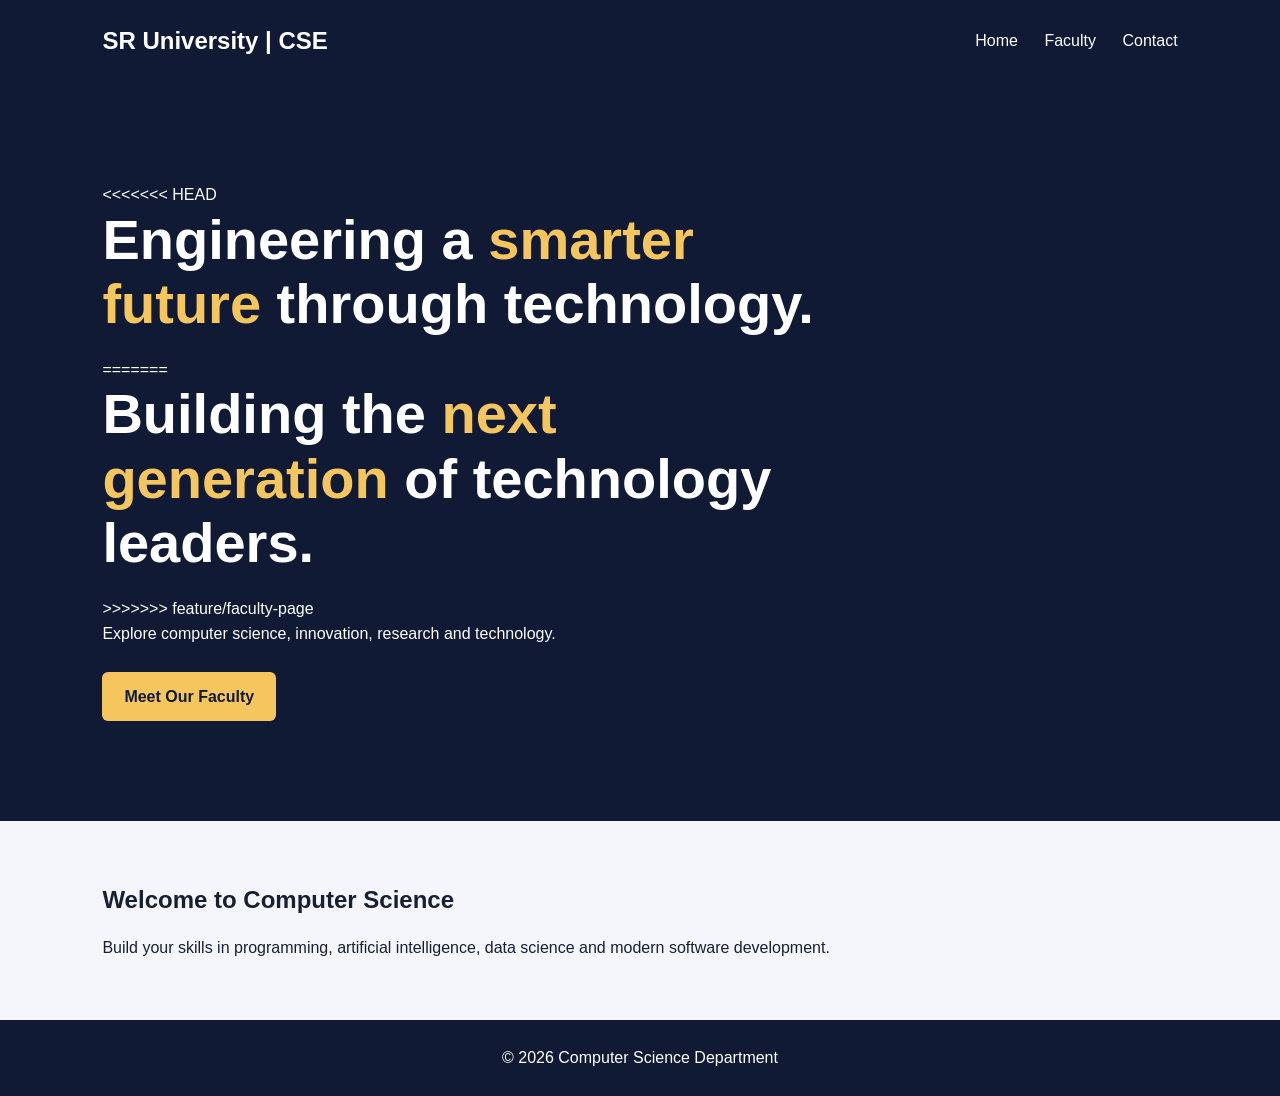
<file: index.html>
<!DOCTYPE html>
<html lang="en">
<head>
  <meta charset="UTF-8">
  <meta name="viewport" content="width=device-width, initial-scale=1.0">
  <title>Computer Science Department</title>
  <link rel="stylesheet" href="style.css">
</head>
<body>
  <header>
    <h2>SR University | CSE</h2>
    <nav>
      <a href="index.html">Home</a>
      <a href="faculty.html">Faculty</a>
      <a href="contact.html">Contact</a>
    </nav>
  </header>

  <section class="hero">
<<<<<<< HEAD
    <h1>Engineering a <span>smarter future</span> through technology.</h1>
=======
    <h1>Building the <span>next generation</span> of technology leaders.</h1>
>>>>>>> feature/faculty-page
    <p>Explore computer science, innovation, research and technology.</p>
    <a class="btn" href="faculty.html">Meet Our Faculty</a>
  </section>

  <section class="content">
    <h2>Welcome to Computer Science</h2>
    <p>Build your skills in programming, artificial intelligence,
    data science and modern software development.</p>
  </section>

  <footer>©️ 2026 Computer Science Department</footer>
</body>
</html>
</file>
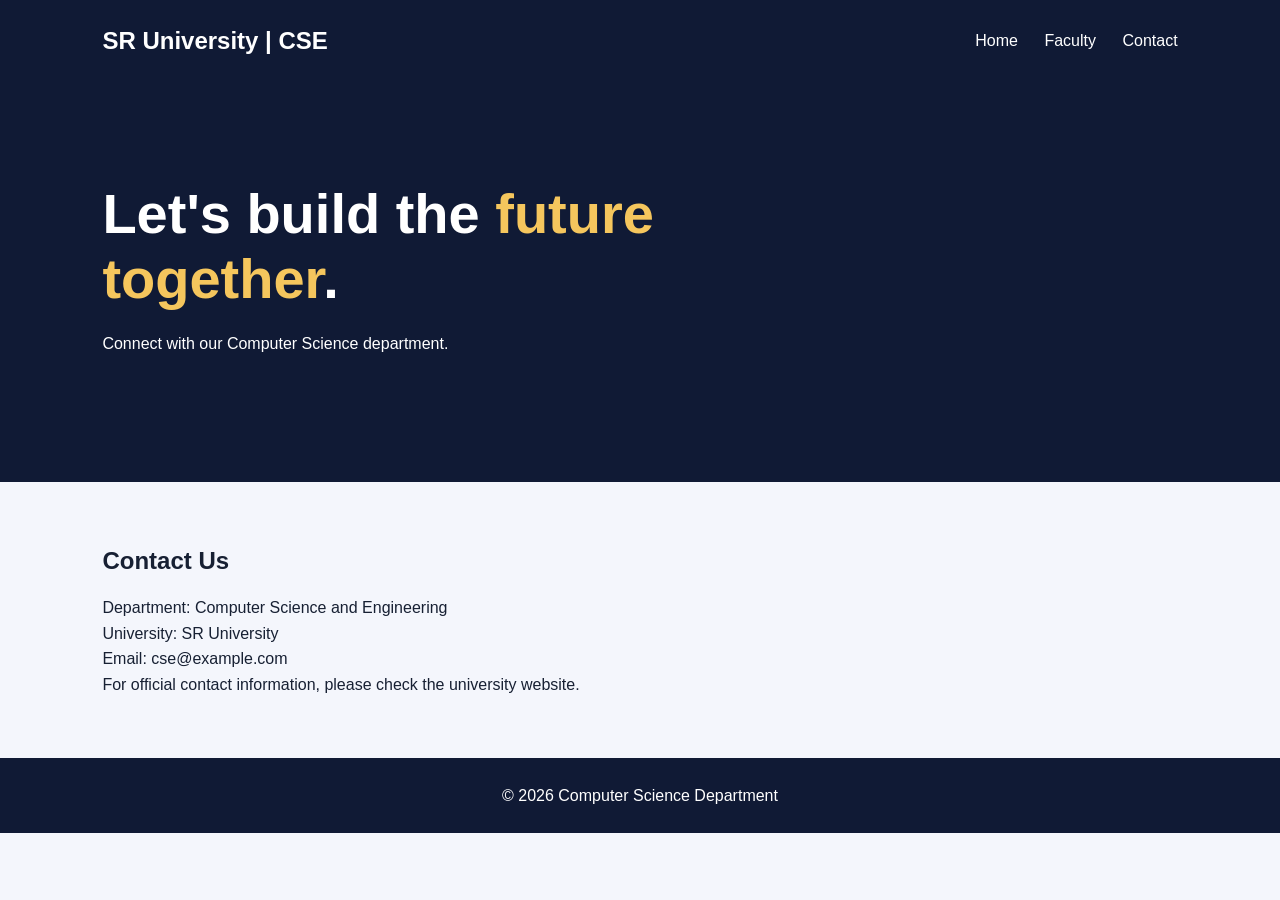
<file: contact.html>
<!DOCTYPE html>
<html lang="en">
<head>
  <meta charset="UTF-8">
  <meta name="viewport" content="width=device-width, initial-scale=1.0">
  <title>Contact Our Department | Computer Science</title>
  <link rel="stylesheet" href="style.css">
</head>
<body>
  <header>
    <h2>SR University | CSE</h2>
    <nav>
      <a href="index.html">Home</a>
      <a href="faculty.html">Faculty</a>
      <a href="contact.html">Contact</a>
    </nav>
  </header>

  <section class="hero">
    <h1>Let's build the <span>future together</span>.</h1>
    <p>Connect with our Computer Science department.</p>
  </section>

  <section class="content">
    <h2>Contact Us</h2>
    <p>Department: Computer Science and Engineering</p>
    <p>University: SR University</p>
    <p>Email: cse@example.com</p>
    <p>For official contact information, please check the university website.</p>
  </section>

  <footer>©️ 2026 Computer Science Department</footer>
</body>
</html>
</file>
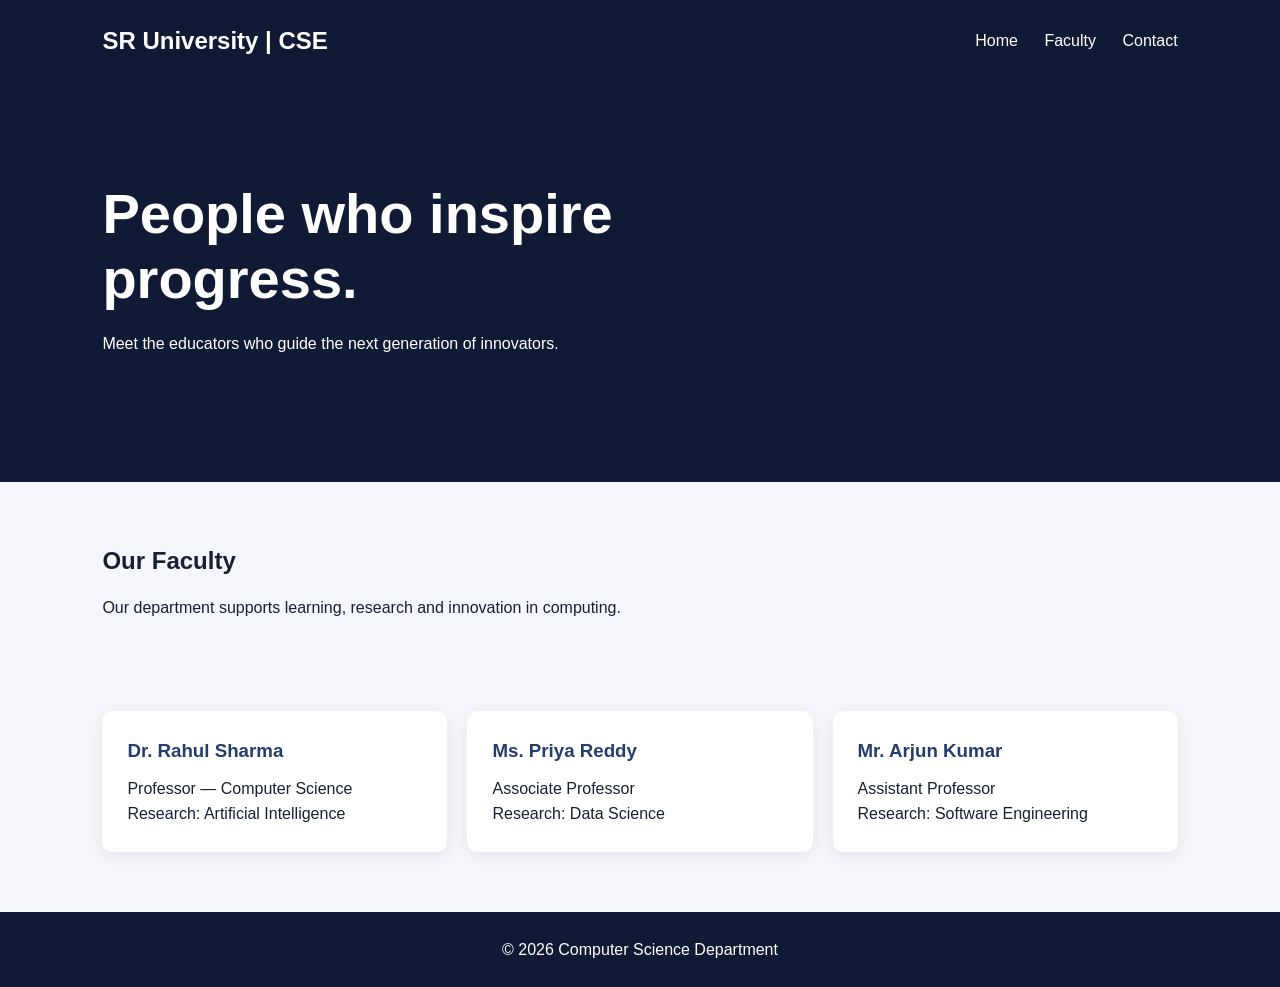
<file: faculty.html>
<!DOCTYPE html>
<html lang="en">
<head>
  <meta charset="UTF-8">
  <meta name="viewport" content="width=device-width, initial-scale=1.0">
  <title>Our Faculty | Computer Science</title>
  <link rel="stylesheet" href="style.css">
</head>
<body>
  <header>
    <h2>SR University | CSE</h2>
    <nav>
      <a href="index.html">Home</a>
      <a href="faculty.html">Faculty</a>
      <a href="contact.html">Contact</a>
    </nav>
  </header>

  <section class="hero">
    <h1>People who inspire progress.</h1>
    <p>Meet the educators who guide the next generation of innovators.</p>
  </section>

  <section class="content">
    <h2>Our Faculty</h2>
    <p>Our department supports learning, research and innovation in computing.</p>
  </section>

  <section class="cards">
    <div class="card">
      <h3>Dr. Rahul Sharma</h3>
      <p>Professor — Computer Science</p>
      <p>Research: Artificial Intelligence</p>
    </div>
    <div class="card">
      <h3>Ms. Priya Reddy</h3>
      <p>Associate Professor</p>
      <p>Research: Data Science</p>
    </div>
    <div class="card">
      <h3>Mr. Arjun Kumar</h3>
      <p>Assistant Professor</p>
      <p>Research: Software Engineering</p>
    </div>
  </section>

  <footer>©️ 2026 Computer Science Department</footer>
</body>
</html>
</file>
<file: style.css>
* {
  margin: 0;
  padding: 0;
  box-sizing: border-box;
}

body {
  font-family: Arial, sans-serif;
  background: #f4f6fc;
  color: #172033;
  line-height: 1.6;
}

header {
  background: #101a35;
  color: white;
  padding: 22px 8%;
  display: flex;
  justify-content: space-between;
  align-items: center;
  flex-wrap: wrap;
  gap: 15px;
}

nav a {
  color: white;
  text-decoration: none;
  margin-left: 22px;
}

nav a:hover {
  color: #f5c65d;
}

.hero {
  background: #101a35;
  color: white;
  padding: 100px 8%;
  min-height: 360px;
}

.hero h1 {
  font-size: clamp(32px, 5vw, 56px);
  max-width: 750px;
  line-height: 1.15;
  margin-bottom: 20px;
}

.hero span {
  color: #f5c65d;
}

.hero p {
  margin-bottom: 25px;
}

.btn {
  display: inline-block;
  background: #f5c65d;
  color: #101a35;
  padding: 12px 22px;
  border-radius: 6px;
  text-decoration: none;
  font-weight: bold;
}

.content {
  padding: 60px 8%;
}

.content h2 {
  margin-bottom: 15px;
}

.content p {
  max-width: 750px;
}

.cards {
  display: grid;
  grid-template-columns: repeat(auto-fit, minmax(220px, 1fr));
  gap: 20px;
  padding: 30px 8% 60px;
}

.card {
  background: white;
  padding: 25px;
  border-radius: 10px;
  box-shadow: 0 4px 15px #00000010;
}

.card h3 {
  margin-bottom: 10px;
  color: #243d70;
}

footer {
  background: #101a35;
  color: white;
  text-align: center;
  padding: 25px;
}

@media (max-width: 600px) {
  header {
    flex-direction: column;
  }

  nav a {
    margin: 0 8px;
  }

  .hero {
    padding: 65px 8%;
  }
}
</file>
